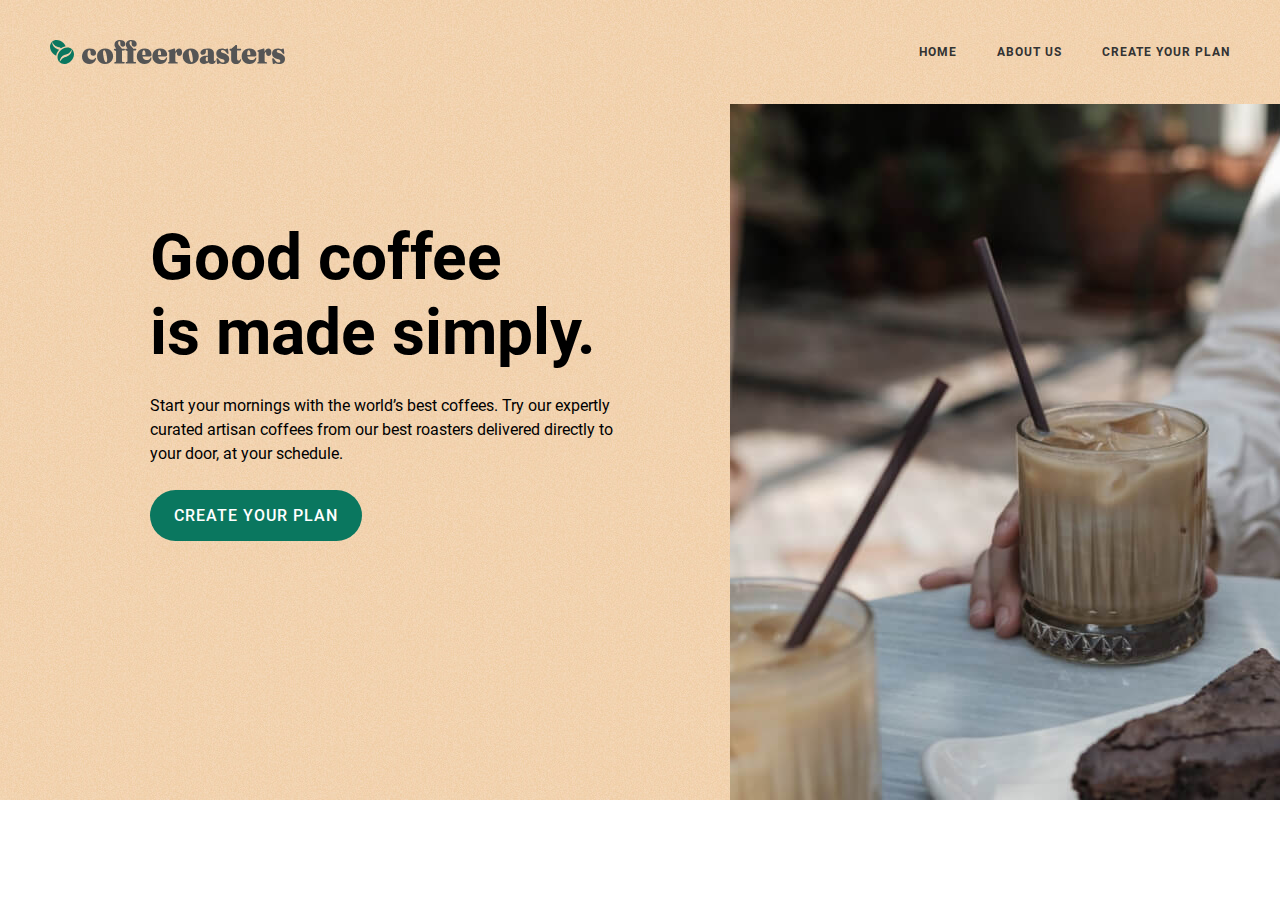
<file: index.html>
<!DOCTYPE html>
<html lang="en">
<head>
  <meta charset="UTF-8">
  <meta http-equiv="X-UA-Compatible" content="IE=edge">
  <meta name="viewport" content="width=device-width, initial-scale=1.0">
  <title>CoffeeRoasters</title>

  <!-- STYLES  -->
  <link rel="stylesheet" href="css/normalize.css">
  <link rel="stylesheet" href="css/styles.css">
  <!-- <link rel="stylesheet" href="css/css.min.css"> -->
</head>
<body>

  <!-- SITE-HEADER  -->
  <header class="site-header top-color">
    <div class="container">
      <div class="site-header-wrapper">
        <!-- SITE-LOGO  -->
        <a class="site-logo" href="index.html" tabindex="-1"><img src="img/site-logo.svg" width="235" height="24" alt="CoffeeRoaster-logo"></a>
        <!-- SITE-HEADER-LIST  -->
        <nav class="site-nav">
          <ul class="site-header-list">
            <li class="site-header-list-item">
              <a class="site-header-list-item-link" href="#">Home</a>
            </li>
            <li class="site-header-list-item">
              <a class="site-header-list-item-link" href="#">About us</a>
            </li>
            <li class="site-header-list-item">
              <a class="site-header-list-item-link" href="#">Create your plan</a>
            </li>
          </ul>
        </nav>
      </div>
    </div>
  </header>

  <!-- MAIN-CONTENT  -->
  <main class="main-content">
    <div class="top-color">
      <div class="container">
          <div class="main-hero-content">
            <div class="wrapper"><h2 class="main-hero-heading">Good coffee <br> is made simply.</h2>
              <p class="main-hero-paragraph">Start your mornings with the world’s best coffees. Try our expertly curated artisan coffees from our best roasters delivered directly to your door, at your schedule.
              </p>
              <a class="main-button" href="#">Create your plan</a></div>
            <img class="main-img" src="img/main-img.jpg" width="710" height="696" srcset="img/main-img.jpg 1x, img/main-img@2x.jpg 2x" alt="Image of Cappuccino">
          </div>
      </div>
    </div>
  </main>
  <script src="js/main.js"></script>
</body>
</html>
</file>
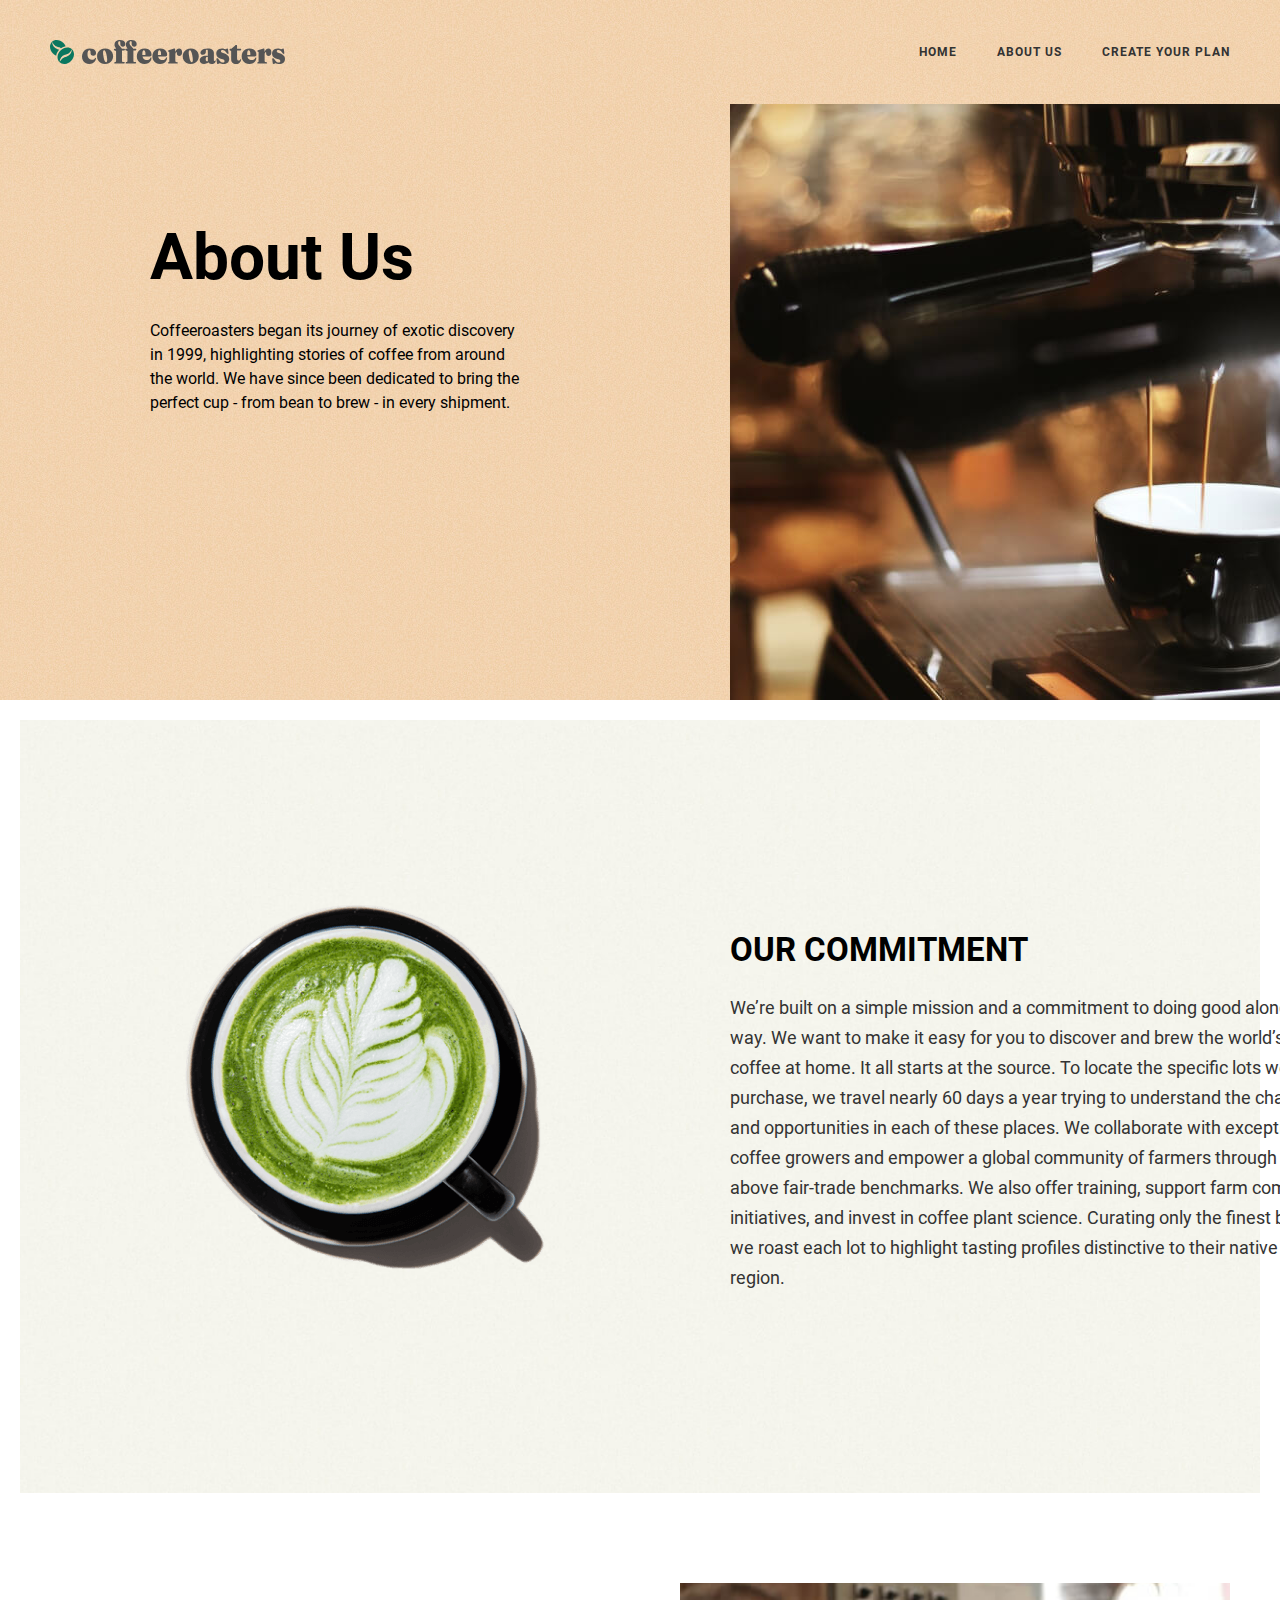
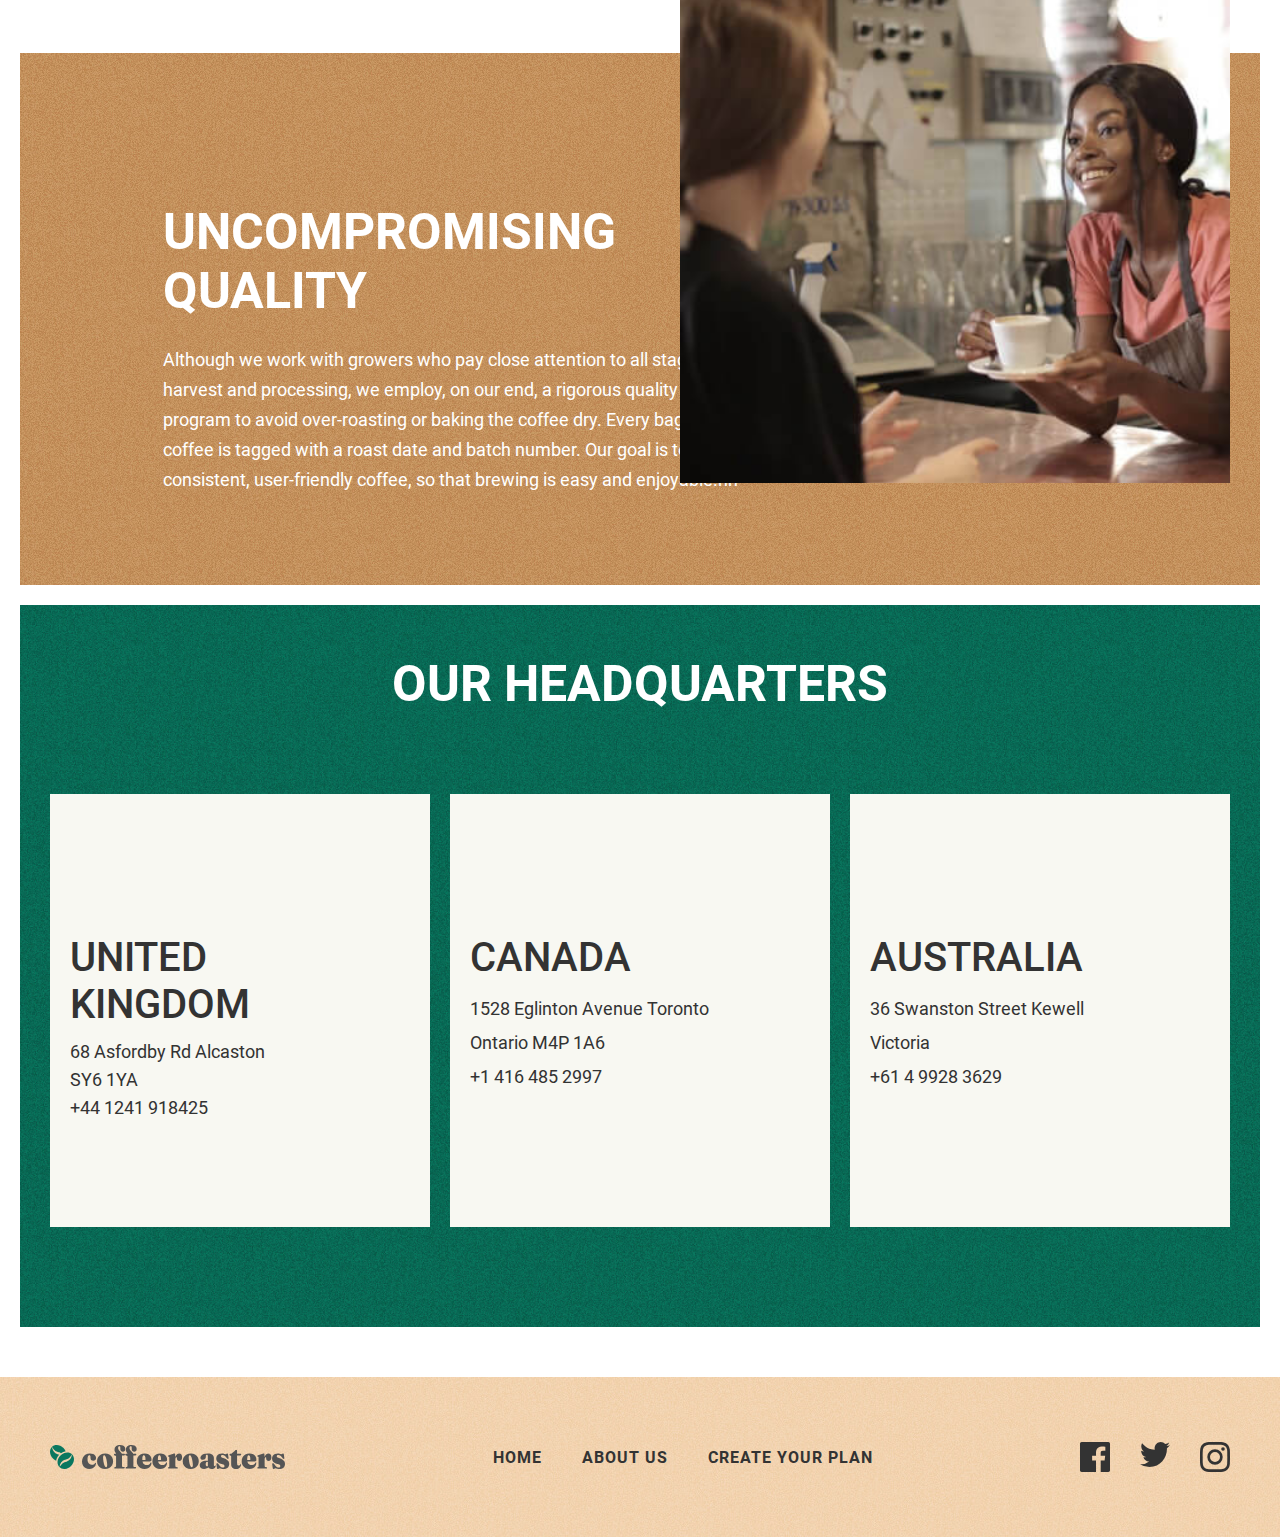
<file: about-us.html>
<!DOCTYPE html>
<html lang="en">
<head>
  <meta charset="UTF-8">
  <meta http-equiv="X-UA-Compatible" content="IE=edge">
  <meta name="viewport" content="width=device-width, initial-scale=1.0">
  <title>CoffeeRoasters</title>

  <!-- STYLES  -->
  <link rel="stylesheet" href="css/styles.css">
  <link rel="stylesheet" href="css/normalize.css">
  <!-- <link rel="stylesheet" href="css/css.min.css"> -->
</head>
<body>

  <!-- SITE-HEADER  -->
  <header class="site-header top-color">
    <div class="container">
      <div class="site-header-wrapper">

        <!-- SITE-LOGO  -->
        <a class="site-logo" href="index.html" tabindex="-1"><img src="img/site-logo.svg" width="235" height="24" alt="CoffeeRoaster-logo"></a>

        <!-- SITE-HEADER-LIST  -->
        <nav class="site-nav">
          <ul class="site-header-list">
            <li class="site-header-list-item">
              <a class="site-header-list-item-link" href="index.html">Home</a>
            </li>
            <li class="site-header-list-item">
              <a class="site-header-list-item-link" href="about-us.html">About us</a>
            </li>
            <li class="site-header-list-item">
              <a class="site-header-list-item-link" href="#">Create your plan</a>
            </li>
          </ul>
        </nav>
      </div>
    </div>
  </header>

  <!-- MAIN-CONTENT  -->
  <main class="main-content">
    <div class="top-color">
      <div class="container">
        <div class="main-hero-content">
          <div class="wrapper wrapper-about-us">
            <h1 class="main-hero-heading">About Us</h1>
            <p class="main-hero-paragraph main-hero-paragraph-about-us">Coffeeroasters began its journey of exotic discovery in 1999, highlighting stories of coffee from around the world. We have since been dedicated to bring the perfect cup - from bean to brew - in every shipment.
            </p>
          </div>
          <img class="main-img main-img-about-us" src="img/about-us-img/about-us-hero-main-img.jpg" width="710" height="596" srcset="img/about-us-img/about-us-hero-main-img.jpg 1x, img/img/about-us-img/about-us-hero-main-img@2x.jpg 2x" alt="Image of Coffee">
        </div>
      </div>
    </div>

    <!-- HERO-ONE  -->
    <div class="container">
      <div class="hero-one hero-one-about-us-wrapper">
        <img class="hero-one-img-about-us" src="img/about-us-img/cup-coffee.png" width="360" height="364" srcset="img/about-us-img/cup-coffee.png 1x, img/about-us-img/cup-coffee@2x.png 2x" alt="A cup of coffee">
        <div class="hero-one-text-wrapper-about-us">
          <h2 class="hero-one-main-heading hero-one-main-heading-about-us">Our commitment</h2>
          <p class="hero-one-main-paragraph-about-us">We’re built on a simple mission and a commitment to doing good along the way. We want to make it easy for you to discover and brew the world’s best coffee at home. It all starts at the source. To locate the specific lots we want to purchase, we travel nearly 60 days a year trying to understand the challenges and opportunities in each of these places. We collaborate with exceptional coffee growers and empower a global community of farmers through with well above fair-trade benchmarks. We also offer training, support farm community initiatives, and invest in coffee plant science. Curating only the finest blends, we roast each lot to highlight tasting profiles distinctive to their native growing region.</p>
        </div>
      </div>
    </div>

    <!-- HERO-TWO  -->
    <div class="container">
      <div class="hero-two hero-two-about-us">
        <div class="hero-two-wrapper">
          <div>
            <h2 class="hero-two-main-heading hero-two-main-heading-about-us">
              Uncompromising<br>quality
            </h2>
            <p class="hero-two-main-paragraph hero-two-main-paragraph-about-us">
              Although we work with growers who pay close attention to all stages of harvest and processing, we employ, on our end, a rigorous quality control program to avoid over-roasting or baking the coffee dry. Every bag of coffee is tagged with a roast date and batch number. Our goal is to roast consistent, user-friendly coffee, so that brewing is easy and enjoyable.hh
            </p>
          </div>

          <img class="hero-two-list-item-img hero-two-list-item-img-about-us" src="img/hero-two-img/3.jpg" width="550" height="500" srcset="img/hero-two-img/3.jpg 1x, img/hero-two-img/3@2x.jpg 2x" alt="Two girls are talking" >
        </div>
      </div>
    </div>


    <div class="container">
      <div class="hero-three hero-three-about-us">
        <h2 class="hero-two-main-heading hero-two-main-heading-hero-three">Our headquarters</h2>
        <ul class="hero-three-country-list-about-us">

          <!-- UNITED-KINGDOM  -->
          <li class="hero-three-list-item hero-three-list-item-about-us">
            <div class="country-list-item-content country-list-item-content-uk">
              <h3 class="hero-three-list-item-heading hero-three-list-item-heading-about-us">United<br>Kingdom</h3>
              <div class="country-info-wrapper">
                <span class="country-info">
                  68  Asfordby Rd
                  Alcaston<br>
                  SY6 1YA<br>
                  +44 1241 918425
                </span>
              </div>
            </div>
          </li>

          <!-- CANADA  -->
          <li class="hero-three-list-item hero-three-list-item-about-us">
            <div class="country-list-item-content country-list-item-content-canada">
              <h3 class="hero-three-list-item-heading hero-three-list-item-heading-about-us hero-three-list-item-heading-about-us-canada">Canada</h3>
              <div class="country-info-wrapper-canada">
                <span class="country-info">
                  1528  Eglinton Avenue
                  Toronto<br>
                  Ontario M4P 1A6<br>
                  +1 416 485 2997
                </span>

              </div>
            </div>
          </li>

          <!-- AUSTRALIA  -->
          <li class="hero-three-list-item hero-three-list-item-about-us">
            <div class="country-list-item-content country-list-item-content-australia">
              <h3 class="hero-three-list-item-heading hero-three-list-item-heading-about-us hero-three-list-item-heading-about-us-australia">Australia</h3>
              <div class="country-info-wrapper-australia">
                <span class="country-info">
                  36 Swanston Street
                  Kewell<br>
                  Victoria<br>
                  +61 4 9928 3629
                </span>
              </div>
            </div>
          </li>

        </ul>
      </div>
    </div>

  </main>


  <!-- SITE-FOOTER  -->
  <footer class="site-header-footer top-color">
    <div class="container">
      <div class="site-header-wrapper site-header-wrapper-footer">

        <!-- SITE-LOGO  -->
        <a class="site-logo site-logo-footer" href="index.html" tabindex="-1"><img src="img/site-logo.svg" width="235" height="24" alt="CoffeeRoaster-logo"></a>

        <!-- SITE-HEADER-LIST  -->
        <div class="site-nav site-nav-footer">
          <ul class="site-header-list">
            <li class="site-header-list-item">
              <a class="site-header-list-item-link site-header-list-item-link-footer" href="index.html">Home</a>
            </li>
            <li class="site-header-list-item">
              <a class="site-header-list-item-link site-header-list-item-link-footer" href="about-us.html">About us</a>
            </li>
            <li class="site-header-list-item">
              <a class="site-header-list-item-link site-header-list-item-link-footer" href="#">Create your plan</a>
            </li>
          </ul>
        </div>


        <ul class="footer-list">

          <!-- FACEBOOK  -->
          <li class="footer-list-item">
            <a class="footer-list-item-link" href="#">
              <img class="footer-social-media-links" src="img/facebook.svg" width="30" height="30" alt="facebook-icon">
            </a>
          </li>

          <!-- TWITTER -->
          <li class="footer-list-item">
            <a class="footer-list-item-link" href="#">
              <img class="footer-social-media-links" src="img/twitter.svg" width="30" height="30" alt="twitter-icon">
            </a>
          </li>

          <!-- INSTAGRAM -->
          <li class="footer-list-item">
            <a class="footer-list-item-link" href="#">
              <img class="footer-social-media-links" src="img/instagram.svg" width="30" height="30" alt="instagram-icon">
            </a>
          </li>

        </ul>


      </div>
    </div>
  </footer>
</body>
</html>
</file>
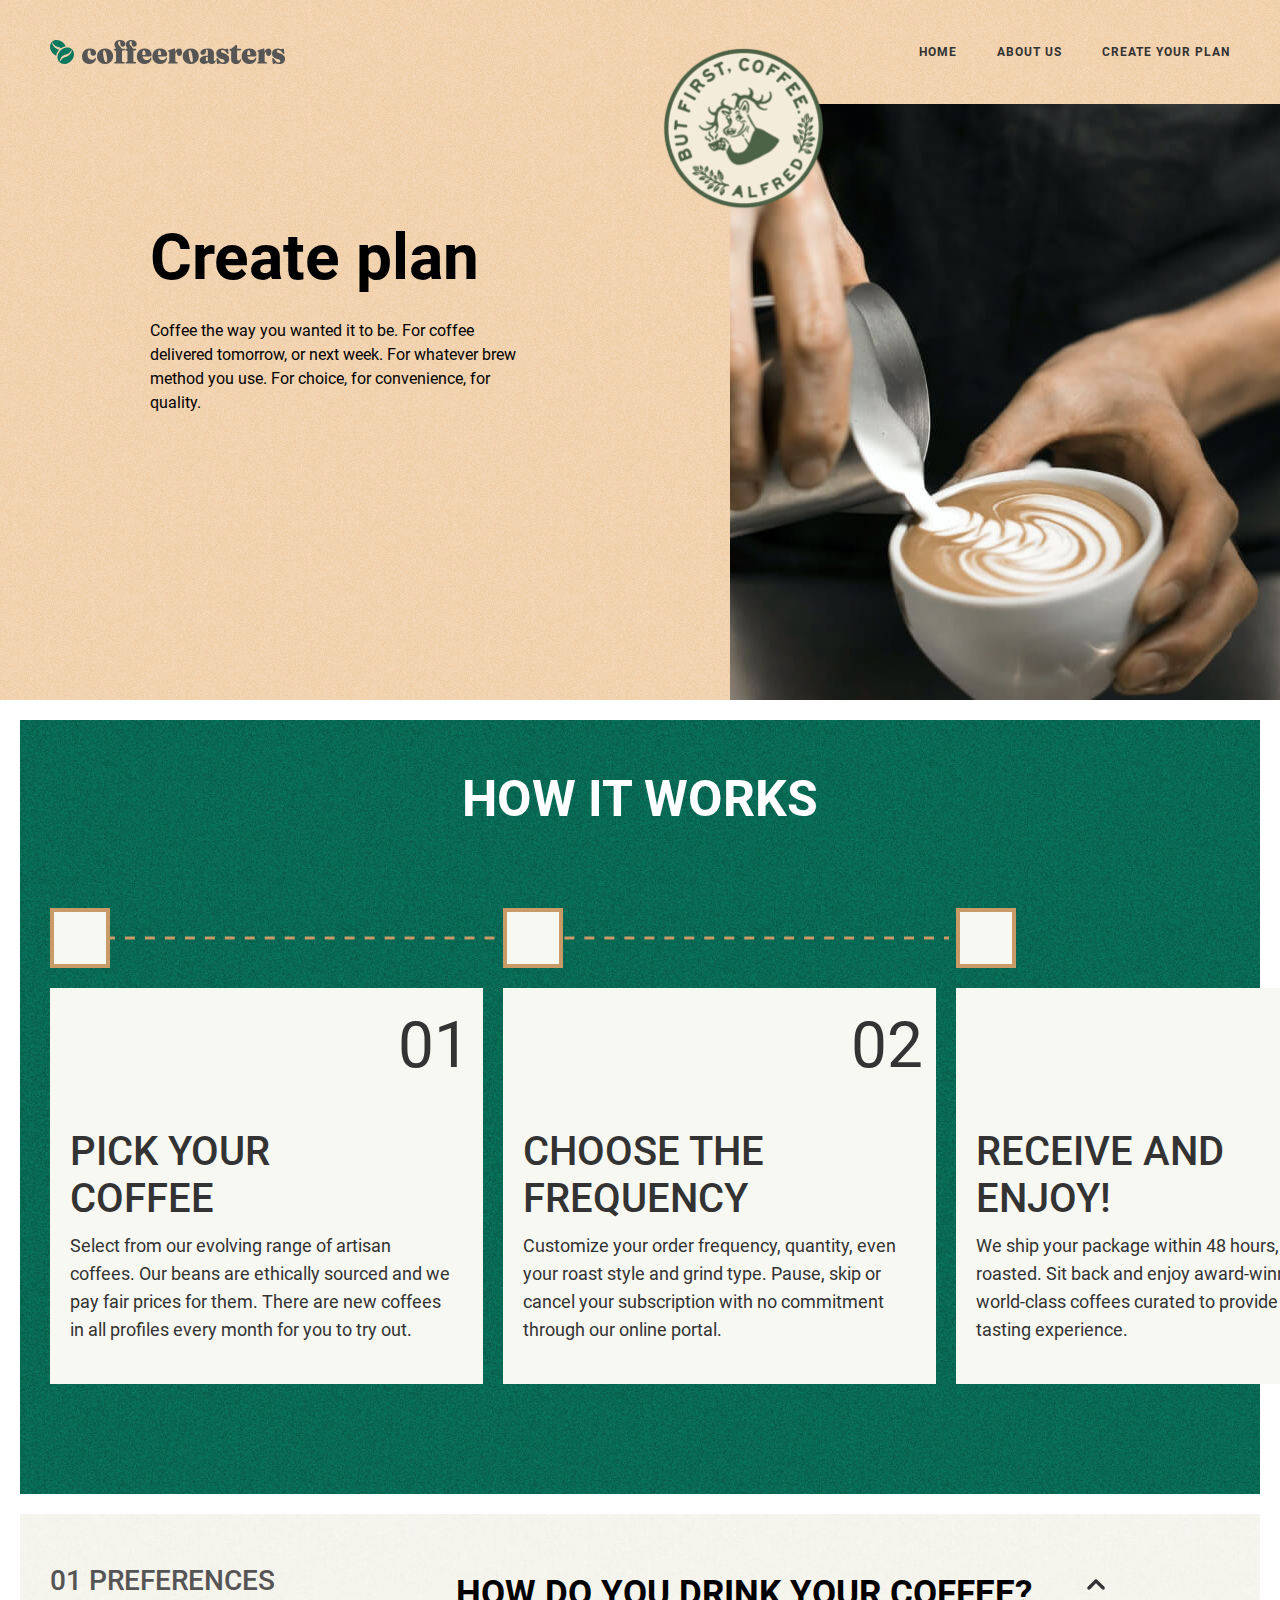
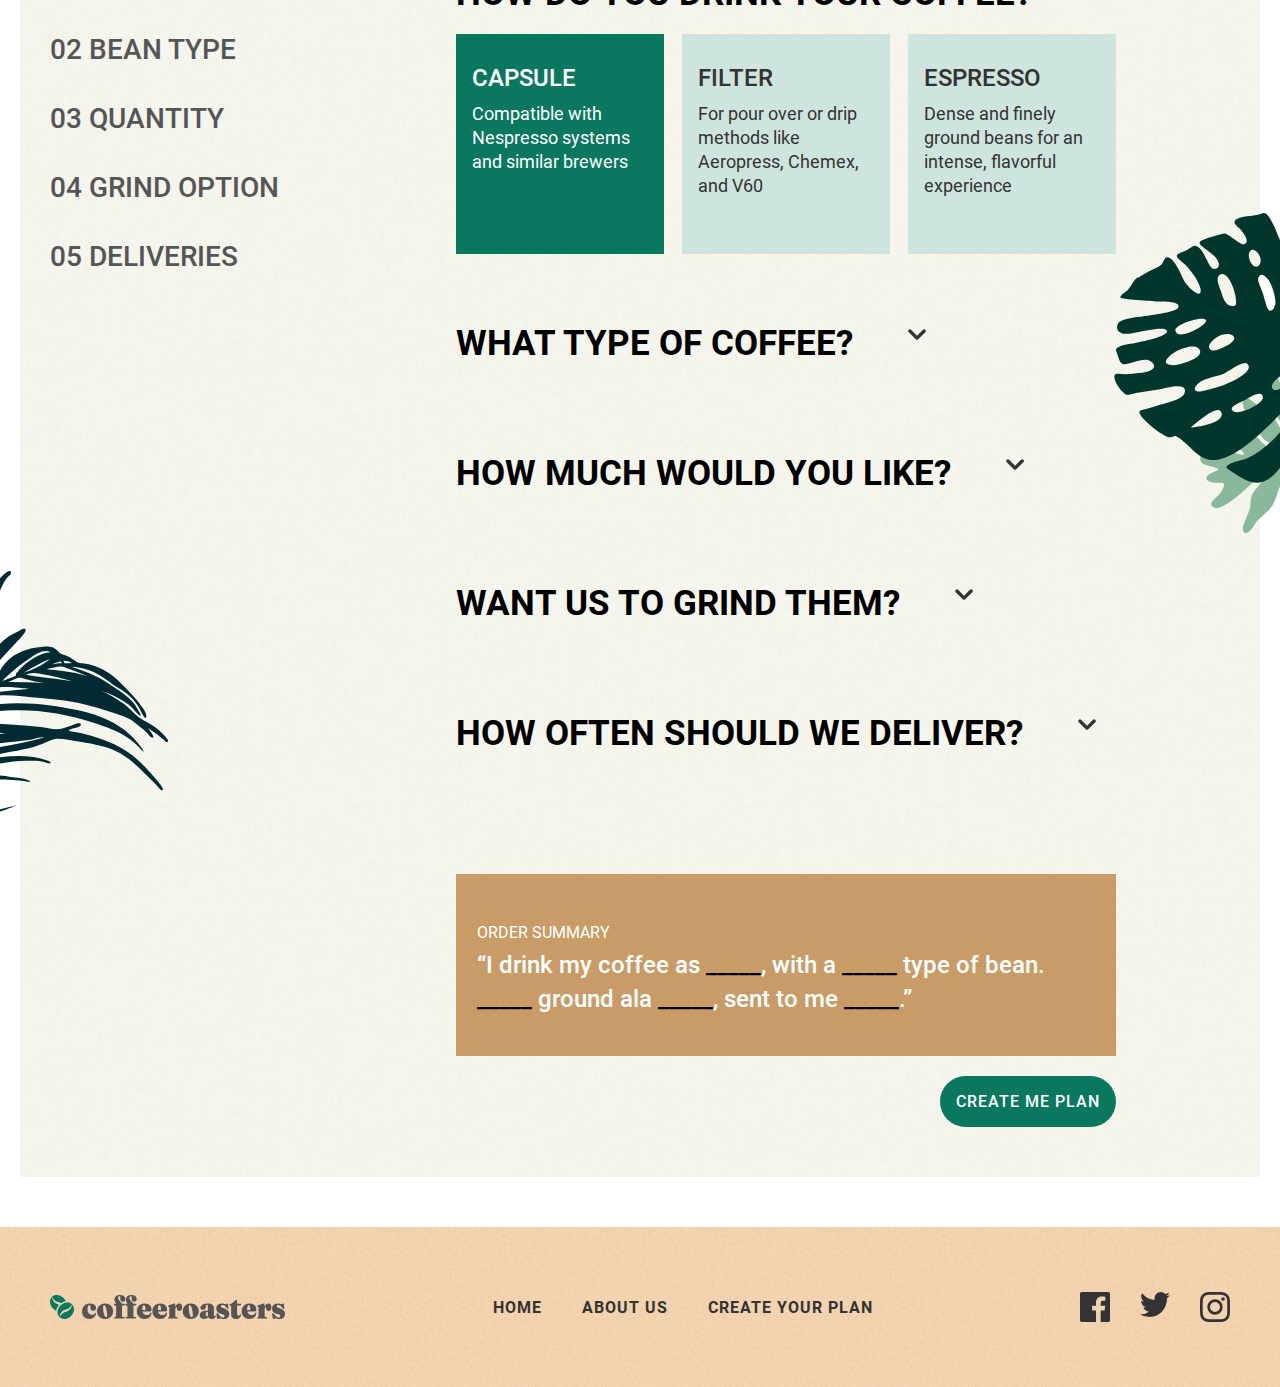
<file: create-plan.html>
<!DOCTYPE html>
<html lang="en">
<head>
  <meta charset="UTF-8">
  <meta http-equiv="X-UA-Compatible" content="IE=edge">
  <meta name="viewport" content="width=device-width, initial-scale=1.0">
  <title>Create plan</title>

  <!-- STYLES  -->
  <link rel="stylesheet" href="css/normalize.css">
  <link rel="stylesheet" href="css/styles.css">
  <!-- <link rel="stylesheet" href="css/css.min.css"> -->
</head>
<body>

  <!-- SITE-HEADER  -->
  <header class="site-header top-color">
    <div class="container">
      <div class="site-header-wrapper">

        <!-- SITE-LOGO  -->
        <a class="site-logo" href="index.html" tabindex="-1"><img src="img/site-logo.svg" width="235" height="24" alt="CoffeeRoaster-logo"></a>

        <!-- SITE-HEADER-LIST  -->
        <nav class="site-nav">
          <ul class="site-header-list">
            <li class="site-header-list-item">
              <a class="site-header-list-item-link" href="index.html">Home</a>
            </li>
            <li class="site-header-list-item">
              <a class="site-header-list-item-link" href="about-us.html">About us</a>
            </li>
            <li class="site-header-list-item">
              <a class="site-header-list-item-link" href="create-plan.html">Create your plan</a>
            </li>
          </ul>
        </nav>
      </div>
    </div>
  </header>

  <!-- MAIN-CONTENT  -->
  <main class="main-content">
    <div class="top-color">
      <div class="container">
        <div class="main-hero-content">
          <div class="wrapper wrapper-about-us">
            <h1 class="main-hero-heading">Create plan</h1>
            <p class="main-hero-paragraph main-hero-paragraph-about-us">Coffee the way you wanted it to be. For coffee delivered tomorrow, or next week. For whatever brew method you use. For choice, for convenience, for quality.</p>
          </div>
          <div class="badge-img-wrapper">
            <img class="badge-img" src="img/position-img/badge-img.png" width="212" height="212" srcset="img/position-img/badge-img.png 1x, img/position-img/badge-img@2x.png 2x" alt="Badge">
            <img class="main-img main-img-about-us" src="img/main-img-create-plan.jpg" width="710" height="596" srcset="img/main-img-create-plan.jpg 1x, img/main-img-create-plan@2x.jpg 2x" alt="Image of Coffee">
          </div>
        </div>
      </div>
    </div>


    <!-- HERO-ONE  -->
    <div class="container">
      <div class="hero-three hero-three-create-plan">
        <h2 class="hero-thee-main-heading">How it works</h2>

        <ul class="hero-three-box-list">
          <li class="hero-three-box-item"></li>
          <li class="hero-three-box-item"></li>
          <li class="hero-three-box-item"></li>
        </ul>

        <ol class="hero-three-list">

          <!-- ONE  -->
          <li class="hero-three-list-item">
            <div class="hero-three-list-item-content">
              <h3 class="hero-three-list-item-heading">Pick your<br>coffee</h3>
              <p class="hero-three-content-description">Select from our evolving range of artisan coffees. Our beans are ethically sourced and we pay fair prices for them. There are new coffees in all profiles every month for you to try out.</p>
            </div>
          </li>

          <!-- TWO  -->
          <li class="hero-three-list-item">
            <div class="hero-three-list-item-content">
              <h3 class="hero-three-list-item-heading">Choose the frequency</h3>
              <p class="hero-three-content-description">Customize your order frequency, quantity, even your roast style and grind type. Pause, skip or cancel your subscription with no commitment through our online portal.</p>
            </div>
          </li>

          <!-- THREE  -->
          <li class="hero-three-list-item">
            <div class="hero-three-list-item-content">
              <h3 class="hero-three-list-item-heading">Receive and<br>enjoy!</h3>
              <p class="hero-three-content-description">We ship your package within 48 hours, freshly roasted. Sit back and enjoy award-winning world-class coffees curated to provide a distinct tasting experience.</p>
            </div>
          </li>

        </ol>

      </div>
    </div>


    <!-- HERO-TWO  -->
    <div class="container">
      <div class="hero-one hero-one-create-plan-wrapper">
        <img class="leaf-icon-create-plan create-plan-leaf" src="img/position-img/leaf-icon_2.svg" alt="leaf-icon_two">
        <img class="leaf-icon-create-plan create-plan-leaf_two" src="img/position-img/leaf-icon_1.svg" alt="leaf-icon_one">
        <!-- MAIN-FORM  -->
        <form class="create-plan-form" action="https://echo.htmlacademy.ru/" target="_blank" method="POST">

          <!-- ID  -->
          <ol class="create-plan-ordered-list" aria-hidden="true">
            <li class="create-plan-list-item">
              <a class="form-links" href="#preferences">01 Preferences</a>
            </li>
            <li class="create-plan-list-item">
              <a class="form-links" href="#beantype">02 Bean Type</a>
            </li>
            <li class="create-plan-list-item">
              <a class="form-links" href="#quantity">03 Quantity</a>
            </li>
            <li class="create-plan-list-item">
              <a class="form-links" href="#grindoption">04 Grind Option</a>
            </li>
            <li class="create-plan-list-item">
              <a class="form-links" href="#deliveries">05 Deliveries</a>
            </li>
          </ol>

          <div>

            <ul class="label-list">

              <li class="label-list-item">
                <section class="checkbox-input-wrapper">
                  <div class="btn-img-wrapper">
                    <h3 class="checkbox-input-heading" id="beantype">How do you drink your coffee?</h3>
                    <button class="arrows-button arrows-button_first" id="arrows-btn_one" type="button">
                      <img src="img/up-down.svg" width="40" height="40" alt="">
                    </button>
                  </div>
                  <div class="label-wrapper_one" id="label-wrapper-id_one">
                    <label class="label-info">
                      <input class="checkbox-input visually-hidden" type="radio" value="Capsule" name="type_of_drink" required checked>
                      <span class="checkbox-input-inner">
                        <span class="label-heading">Capsule</span>
                        <span class="label-paragraph">Compatible with Nespresso systems and similar brewers</span>
                      </span>
                    </label>
                    <label class="label-info">
                      <input class="checkbox-input visually-hidden" type="radio" value="Filter" name="type_of_drink" required>
                      <span class="checkbox-input-inner">
                        <span class="label-heading">Filter</span>
                        <span class="label-paragraph">For pour over or drip methods like Aeropress, Chemex, and V60</span>
                      </span>
                    </label>
                    <label class="label-info">
                      <input class="checkbox-input visually-hidden" type="radio" value="Espresso" name="type_of_drink" required>
                      <span class="checkbox-input-inner">
                        <span class="label-heading">Espresso</span>
                        <span class="label-paragraph">Dense and finely<br>ground beans for an intense, flavorful experience</span>
                      </span>
                    </label>
                  </div>
                </section>
              </li>

              <li class="label-list-item">
                <section class="checkbox-input-wrapper">
                  <div class="btn-img-wrapper">
                    <h3 class="checkbox-input-heading" id="quantity">What type of coffee?</h3>
                    <button class="arrows-button" id="arrows-btn_two" type="button">
                      <img src="img/up-down.svg" width="40" height="40" alt="">
                    </button>
                  </div>
                  <div class="label-wrapper" id="label-wrapper-id_two">
                    <label class="label-info">
                      <input class="checkbox-input visually-hidden" type="radio" value="Single Origin" name="type_of_coffee" required>
                      <span class="checkbox-input-inner">
                        <span class="label-heading">Single origin</span>
                        <span class="label-paragraph">Distinct, high quality coffee from a specific family-owned farm</span>
                      </span>
                    </label>
                    <label class="label-info">
                      <input class="checkbox-input visually-hidden" type="radio" value="Decaf" name="type_of_coffee" required>
                      <span class="checkbox-input-inner">
                        <span class="label-heading">Decaf</span>
                        <span class="label-paragraph">Just like regular<br>coffee, except the caffeine has been removed</span>
                      </span>
                    </label>
                    <label class="label-info">
                      <input class="checkbox-input visually-hidden" type="radio" value="Blended" name="type_of_coffee" required>
                      <span class="checkbox-input-inner">
                        <span class="label-heading">Blended</span>
                        <span class="label-paragraph">Combination of two<br>or three dark roasted beans of organic coffees</span>
                      </span>
                    </label>
                  </div>
                </section>
              </li>

              <li class="label-list-item">
                <section class="checkbox-input-wrapper">
                  <div class="btn-img-wrapper">
                    <h3 class="checkbox-input-heading" id="grindoption">How much would you like?</h3>
                    <button class="arrows-button" id="arrows-btn_three" type="button">
                      <img src="img/up-down.svg" width="40" height="40" alt="">
                    </button>
                  </div>
                  <div class="label-wrapper" id="label-wrapper-id_three">
                    <label class="label-info">
                      <input class="checkbox-input visually-hidden" type="radio" value="250g" name="quantity_of_coffee" required>
                      <span class="checkbox-input-inner">
                        <span class="label-heading">250g</span>
                        <span class="label-paragraph">Perfect for the solo drinker. Yields about<br>12 delicious cups.</span>
                      </span>
                    </label>
                    <label class="label-info">
                      <input class="checkbox-input visually-hidden" type="radio" value="500g" name="quantity_of_coffee" required>
                      <span class="checkbox-input-inner">
                        <span class="label-heading">500g</span>
                        <span class="label-paragraph">Perfect option for a<br>couple. Yields<br>about 40 delectable cups.</span>
                      </span>
                    </label>
                    <label class="label-info">
                      <input class="checkbox-input visually-hidden" type="radio" value="1000G" name="quantity_of_coffee" required>
                      <span class="checkbox-input-inner">
                        <span class="label-heading">1000G</span>
                        <span class="label-paragraph">Perfect for offices<br>and events. Yields about 90 delightful cups.</span>
                      </span>
                    </label>
                  </div>
                </section>
              </li>

              <li class="label-list-item">
                <section class="checkbox-input-wrapper">
                  <div class="btn-img-wrapper">
                    <h3 class="checkbox-input-heading" id="deliveries">Want us to grind them?</h3>
                    <button class="arrows-button" id="arrows-btn_four" type="button">
                      <img src="img/up-down.svg" width="40" height="40" alt="">
                    </button>
                  </div>
                  <div class="label-wrapper" id="label-wrapper-id_four">
                    <label class="label-info">
                      <input class="checkbox-input visually-hidden" type="radio" value="Wholebean" name="type_of_make" required>
                      <span class="checkbox-input-inner">
                        <span class="label-heading">Wholebean</span>
                        <span class="label-paragraph">Best choice if you cherish the full sensory experience</span>
                      </span>
                    </label>
                    <label class="label-info">
                      <input class="checkbox-input visually-hidden" type="radio" value="Filter" name="type_of_make" required>
                      <span class="checkbox-input-inner">
                        <span class="label-heading">Filter</span>
                        <span class="label-paragraph">For drip or pour-<br>over coffee methods such as V60 or Aeropress</span>
                      </span>
                    </label>
                    <label class="label-info">
                      <input class="checkbox-input visually-hidden" type="radio" value="Cafetiére" name="type_of_make" required>
                      <span class="checkbox-input-inner">
                        <span class="label-heading">Cafetiére</span>
                        <span class="label-paragraph">Course ground<br>beans specially<br>suited for french<br>press coffee</span>
                      </span>
                    </label>
                  </div>
                </section>
              </li>

              <li class="label-list-item">
                <section class="checkbox-input-wrapper">
                  <div class="btn-img-wrapper">
                    <h3 class="checkbox-input-heading" id="preferences">How often should we deliver?</h3>
                    <button class="arrows-button" id="arrows-btn_five" type="button">
                      <img src="img/up-down.svg" width="40" height="40" alt="">
                    </button>
                  </div>
                  <div class="label-wrapper" id="label-wrapper-id_five">
                    <label class="label-info">
                      <input class="checkbox-input visually-hidden" type="radio" value="Every week" name="time_of_deliver" required>
                      <span class="checkbox-input-inner">
                        <span class="label-heading">Every week</span>
                        <span class="label-paragraph">$7.20 per shipment. Includes free first-<br>class shipping.</span>
                      </span>
                    </label>
                    <label class="label-info">
                      <input class="checkbox-input visually-hidden" type="radio" value="Every 2 weeks" name="time_of_deliver" required>
                      <span class="checkbox-input-inner">
                        <span class="label-heading">Every 2 weeks</span>
                        <span class="label-paragraph">$9.60 per shipment. Includes free<br>priority shipping.</span>
                      </span>
                    </label>
                    <label class="label-info">
                      <input class="checkbox-input visually-hidden" type="radio" value="Every month" name="time_of_deliver" required>
                      <span class="checkbox-input-inner">
                        <span class="label-heading">Every month</span>
                        <span class="label-paragraph">$12.00 per shipment. Includes free priority shipping.</span>
                      </span>
                    </label>
                  </div>
                </section>
              </li>

            </ul>



            <div class="info-main-wrapper">
              <div class="plan-info-wrapper">
                <span class="order-summary">Order Summary</span>
                <p class="plan-info-text">“I drink my coffee as <span class="black-text black-text_one">_____</span>, with a <span class="black-text black-text_two">_____</span> type of bean. <span class="black-text black-text_three">_____</span> ground ala <span class="black-text black-text_four">_____</span>, sent to me <span class="black-text black-text_five">_____</span>.”</p>
              </div>
            </div>
            <div class="button-wrapper-two">
              <button class="button-create-plan" type="submit">Create me plan</button>
            </div>
          </div>
        </form>
      </div>

    </div>

  </main>


  <!-- FOOTER  -->
  <footer class="site-header-footer top-color">
    <div class="container">
      <div class="site-header-wrapper site-header-wrapper-footer">

        <!-- SITE-LOGO  -->
        <a class="site-logo site-logo-footer" href="index.html" tabindex="-1"><img src="img/site-logo.svg" width="235" height="24" alt="CoffeeRoaster-logo"></a>

        <!-- SITE-HEADER-LIST  -->
        <div class="site-nav site-nav-footer">
          <ul class="site-header-list">
            <li class="site-header-list-item">
              <a class="site-header-list-item-link site-header-list-item-link-footer" href="index.html">Home</a>
            </li>
            <li class="site-header-list-item">
              <a class="site-header-list-item-link site-header-list-item-link-footer" href="about-us.html">About us</a>
            </li>
            <li class="site-header-list-item">
              <a class="site-header-list-item-link site-header-list-item-link-footer" href="create-plan.html">Create your plan</a>
            </li>
          </ul>
        </div>


        <ul class="footer-list">

          <!-- FACEBOOK  -->
          <li class="footer-list-item">
            <a class="footer-list-item-link" href="#">
              <img class="footer-social-media-links" src="img/facebook.svg" width="30" height="30" alt="facebook-icon">
            </a>
          </li>

          <!-- TWITTER -->
          <li class="footer-list-item">
            <a class="footer-list-item-link" href="#">
              <img class="footer-social-media-links" src="img/twitter.svg" width="30" height="30" alt="twitter-icon">
            </a>
          </li>

          <!-- INSTAGRAM -->
          <li class="footer-list-item">
            <a class="footer-list-item-link" href="#">
              <img class="footer-social-media-links" src="img/instagram.svg" width="30" height="30" alt="instagram-icon">
            </a>
          </li>

        </ul>

      </div>
    </div>
  </footer>
  <script src="js/main.js"></script>
</body>
</html>
</file>
<file: css/styles.css>
/* GLOBAL STYLES */
:root {
  --main-font: "Roboto", "Arial", sans-serif;
  --main-color: #333;
}

/* FONT-FACE  */
@font-face {
  font-family: "Roboto";
  src: url("../fonts/") format("woff2"),
  url("../fonts/Roboto-Medium.woff") format("woff");
  font-weight: 500;
  font-style: normal;
  font-display: swap;
}

@font-face {
  font-family: "Roboto";
  src: url("../fonts/Roboto-Bold.woff2") format("woff2"),
  url("../fonts/Roboto-Bold.woff") format("woff");
  font-weight: bold;
  font-style: normal;
  font-display: swap;
}

@font-face {
  font-family: "Roboto";
  src: url("../fonts/Roboto-Regular.woff2") format("woff2"),
  url("../fonts/Roboto-Regular.woff") format("woff");
  font-weight: normal;
  font-style: normal;
  font-display: swap;
}

html {
  box-sizing: border-box;
  height: 100%;
  scroll-behavior: smooth;
}

*,
*::before,
*::after {
  box-sizing: inherit;
}

body {
  display: flex;
  flex-direction: column;
  height: 100%;
  background-color: #fff;
  color: var(--main-color);
  font-family: var(--main-font);
  font-size: 22px;
  font-weight: 400;
  line-height: 34px;
  padding: 0;
  margin: 0;
  overflow-x: hidden;
}

img {
  max-width: 100%;
  height: auto;
}

.visually-hidden {
  position: absolute;
  width: 1px;
  height: 1px;
  margin: -1px;
  border: 0;
  padding: 0;
  clip: rect(0 0 0 0);
  overflow: hidden;
}


/* CONTAINER  */
.container {
  width: 100%;
  max-width: 1440px;
  padding-left: 20px;
  padding-right: 20px;
  margin-left: auto;
  margin-right: auto;
}

.main-button {
  display: inline-block;
  padding-top: 16px;
  padding-bottom: 16px;
  padding-left: 24px;
  padding-right: 24px;
  letter-spacing: 1px;
  text-decoration: none;
  text-transform: uppercase;
  text-align: center;
  background-color: #0A775F;
  border-radius: 100px;
  color: #fff;
  font-size: 16px;
  line-height: normal;
  font-weight: 500;
  transition: opacity 0.3s ease;
}

.main-button:hover {
  opacity: 0.8;
}

.main-button:active {
  opacity: 0.6;
}

*:focus {
  outline: 2px dashed #333;
  outline-offset: 2px;
}

/* MAIN-CONTENT  */
.main-content {
  flex-grow: 1;
}


/* SITE-HEADER  */
.top-color {
  background-color: #F3D7B7;
  background-image: url(../img/site-bg/main-watermark.jpg);
}

/* SITE-LOGO */
.site-logo {
  margin-right: auto;
  display: flex;
  flex-shrink: 0;
  width: 235px;
  height: 24px;
  color: #0A775F;
  transition: opacity 0.4s ease;
}

.site-logo:hover {
  opacity: 0.8;
}

.site-logo:active {
  opacity: 0.6;
}

.site-logo:focus {
  outline: none;
}

.site-header-wrapper {
  display: flex;
  align-items: center;
  padding-top: 40px;
  padding-bottom: 40px;
  padding-left: 30px;
  padding-right: 30px;
}

.site-header-list {
  flex-wrap: nowrap;
  white-space: nowrap;
  margin: 0;
  padding: 0;
  list-style: none;
  display: flex;
  font-size: 12px;
  font-weight: 700;
  line-height: normal;
  letter-spacing: 1px;
  text-transform: uppercase;
}

.site-header-list-item:not(:last-child) {
  margin-right: 40px;
}

.site-header-list-item-link {
  text-decoration: none;
  color: #333;
  transition: color 0.3s ease;
}

.site-header-list-item-link:hover {
  color: #0A775F;
}

.site-header-list-item-link:active {
  opacity: 0.6;
}


/* MAIN-CONTENT  */
.main-hero {
  display: flex;
}

.main-hero-content {
  display: flex;
  padding-left: 130px;
  margin-bottom: 20px;
  justify-content: space-between;
}

.wrapper {
  padding-top: 116px;
  margin-right: 116px;
}

.main-hero-heading {
  margin: 0;
  padding: 0;
  margin-bottom: 24px;
  color: #000;
  font-size: 64px;
  line-height: normal;
  font-weight: 700;
}

.main-hero-paragraph {
  margin-bottom: 24px;
  margin-top: 0;
  width: 464px;
  color: #000;
  font-size: 16px;
  line-height: 24px;
}

.badge-img-wrapper {
  display: flex;
  position: relative;
  margin-right: -50px;
}

.badge-img {
  position: absolute;
  top: -82px;
  left: -92px;
  min-width: 212px;
  min-height: 212px;
}

.main-img {
  width: 710px;
  height: 696px;
  object-fit: cover;
}


/* HERO-ONE  */
.hero-one {
  position: relative;
  background-color: #F8F8F2;
  background-image: url(../img/site-bg/hero-one-bg.jpg);
  background-position: center center;
  background-repeat: no-repeat;
  background-size: cover;
  box-shadow: 0px 4px 4px 0px rgba(0, 0, 0, 0.25);
  padding-left: 143px;
  padding-right: 143px;
  margin-bottom: 20px;
}

.hero-one-main-heading {
  margin: 0;
  padding-top: 50px;
  margin-bottom: 80px;
  text-align: center;
  text-transform: uppercase;
  line-height: normal;
  font-weight: bold;
  color: #000;
}

.leaf-icon_one {
  position: absolute;
  top: 85px;
  left: 0;
  transform: translateX(-50%);
}

.leaf-icon_two {
  position: absolute;
  top: 50%;
  right: 0;
  transform: translateX(50%);
}

.leaf-icon_three {
  position: absolute;
  left: 0;
  bottom: 187px;
  transform: translateX(-50%);
}

.hero-one-list {
  width: 100%;
  max-width: 1114px;
  margin: 0;
  padding: 0;
  padding-bottom: 50px;
  list-style: none;
}

.hero-one-list-item {
  display: flex;
  align-items: center;
  flex-wrap: wrap;
}

.hero-one-coffee-pc {
  flex-shrink: 0;
  width: 450px;
  height: 375px;
  object-fit: cover;
}

.pc-one {
  margin-right: 117px;
}

.pc-one-two {
  margin-left: 97px;
}

.pc-two {
  margin-left: 117px;
}

.hero-one-name-of-coffee {
  margin: 0;
  margin-bottom: 10px;
  text-transform: uppercase;
}

.hero-one-coffee-paragraph {
  margin: 0;
}

.p-one {
  width: 453px;
}

.p-two {
  width: 390px;
}

.p-three {
  width: 410px;
}

.type_two {
  flex-direction: row-reverse;
}


/* HERO-TWO  */
.hero-two {
  position: relative;
  background-image: url(../img/site-bg/hero-two.jpg);
  background-repeat: no-repeat;
}

.badge-choose {
  position: absolute;
  top: 233px;
  transform: translateX(-15%);
}

.hero-two-content {
  margin-bottom: 80px;
}

.hero-two-main-heading {
  margin: 0;
  padding-top: 50px;
  margin-bottom: 10px;
  font-size: 50px;
  line-height: 59px;
  color: #fff;
  text-transform: uppercase;
  text-align: center;
}

.hero-two-main-paragraph-flex {
  display: flex;
  justify-content: center;
}

.hero-two-main-paragraph {
  margin: 0;
  width: 581px;
  color: #fff;
  font-size: 16px;
  line-height: 28px;
  font-weight: 400;
  text-align: center;
}

.hero-two-list {
  display: flex;
  padding: 0;
  margin: 0;
  list-style: none;
  padding-left: 30px;
  padding-right: 30px;
  margin-bottom: 80px;
}


.hero-two-list-item:not(:last-child) {
  margin-right: 20px;
}

.hero-two-list-item-img {
  width: 433px;
  height: 500px;
  object-fit: cover;
  margin-bottom: 28px;
}

.hero-two-content-heading {
  margin: 0;
  margin-bottom: 10px;
  text-transform: uppercase;
  font-weight: 500;
}

.hero-two-content-description {
  margin: 0;
  width: 377px;
  font-size: 18px;
  line-height: 28px;
  font-weight: 400;
}

.hero-two-content-description-two {
  width: 334px;
}


/* HERO-THREE  */
.hero-three {
  position: relative;
  background-color: #0A775F;
  background-image: url(../img/site-bg/hero-three.jpg);
  background-position: center center;
  background-repeat: no-repeat;
  background-size: cover;
  margin-bottom: 50px;
  padding-left: 30px;
  padding-right: 31px;
  padding-bottom: 50px;
  padding-top: 50px;
}

.badge-works {
  position: absolute;
  top: 70px;
  right: 83px;
}

.hero-thee-main-heading {
  margin: 0;
  margin-bottom: 80px;
  text-align: center;
  text-transform: uppercase;
  font-size: 50px;
  line-height: normal;
  font-weight: 700;
  color: #fff;
}

/* HERO-THREE-BOX  */
.hero-three-box-list {
  display: flex;
  padding: 0;
  margin: 0;
  margin-bottom: 20px;
  list-style: none;
  background-image: url(../img/line-line.png);
  background-repeat: no-repeat;
  background-position: center left;
  background-size: auto;
}

.hero-three-box-item {
  box-sizing: content-box;
  width: 52px;
  height: 52px;
  background-color: #F8F8F2;
  border: 4px solid #C99B67;
}

.hero-three-box-item:not(:last-child) {
  margin-right: 393px;
}

.hero-three-list {
  padding: 0;
  margin: 0;
  list-style: none;
  margin-bottom: 60px;
  display: flex;
}

.hero-three-list-item {
  width: 433px;
  background-color: #F8F8F2;
  padding-top: 20px;
  padding-bottom: 40px;
  padding-right: 20px;
  padding-left: 20px;
}

.hero-three-list-item:not(:last-child) {
  margin-right: 20px;
}

.hero-three-list-item::before {
  padding-left: 328px;
  color: #333;
  font-size: 64px;
  font-weight: 400;
  line-height: normal;
  content: "01";
}

.hero-three-list-item:nth-child(2)::before {
  content: "02";
}

.hero-three-list-item:last-child::before {
  content: "03";
}

.hero-three-list-item-content {
  padding-top: 45px;
}

.hero-three-list-item-heading {
  margin: 0;
  margin-bottom: 10px;
  font-size: 40px;
  font-weight: 500;
  line-height: normal;
  text-transform: uppercase;
}

.hero-three-content-description {
  width: 385px;
  margin: 0;
  font-size: 18px;
  line-height: 28px;
}

.main-button-two {
  background-color: #C99B67;
}

.button-two-wrapper {
  display: flex;
  justify-content: center;
}


/* FOOTER  */
.site-logo-footer {
  margin: 0;
}

.site-header-wrapper-footer {
  padding-top: 65px;
  padding-bottom: 65px;
}

.site-nav-footer {
  margin-left: auto;
  margin-right: auto;
}

.footer-list {
  display: flex;
  margin: 0;
  padding: 0;
  list-style: none;
}

.footer-list-item-link {
  display: flex;
}

.footer-list-item:not(:last-child) {
  margin-right: 30px;
}

.footer-social-media-links {
  transition: opacity 0.3s ease;
}

.footer-social-media-links:hover {
  opacity: 0.8;
}

.footer-social-media-links:active {
  opacity: 0.6;
}

.site-header-list-item-link-footer {
  font-size: 16px;
}



/* ABOUT US  */
.main-hero-paragraph-about-us {
  width: 372px;
  margin: 0;
}

.main-img-about-us {
  width: 710px;
  height: 596px;
}


/* HERO-ONE  */
.hero-one-about-us {
  box-shadow: none;
}

.wrapper-about-us {
  margin-right: 208px;
}

.hero-one-about-us-wrapper {
  position: relative;
  display: flex;
  align-items: center;
  padding-left: 165px;
  padding-right: 64px;
  padding-top: 160px;
  padding-bottom: 200px;
  margin-bottom: 160px;
  box-shadow: none;
}

.about-us-leaf-icon {
  position: absolute;
  left: 0;
  top: 85px;
  transform: translateX(-50%);
}

.hero-one-img-about-us {
  width: 360px;
  height: 364px;
  object-fit: cover;
}

.hero-one-text-wrapper-about-us {
  padding-left: 185px;
}

.hero-one-main-heading-about-us {
  margin: 0;
  margin-bottom: 24px;
  text-align: left;
}

.hero-one-main-paragraph-about-us {
  margin: 0;
  width: 626px;
  font-size: 18px;
  line-height: 30px;
}

/* HERO-TWO  */
.hero-two-about-us {
  padding-top: 100px;
  padding-bottom: 90px;
  padding-left: 143px;
  padding-right: 30px;
  margin-bottom: 20px;
}

.hero-two-wrapper {
  position: relative;
  display: flex;
}

.about-usheading-paragraph-wrapper {
  width: 639px;
}

.hero-two-main-heading-about-us {
  margin-bottom: 24px;
  text-align: left;
}

.hero-two-main-paragraph-about-us {
  text-align: left;
  font-size: 18px;
  line-height: 30px;
  margin-right: 38px;
}

.hero-two-list-item-img-about-us {
  position: absolute;
  right: 0;
  top: -170px;
  width: 550px;
  height: 500px;
  object-fit: cover;
}


/* HERO-THREE  */
.hero-three-about-us {
  padding-top: 50px;
  padding-bottom: 100px;
  padding-left: 30px;
  padding-right: 30px;
}

.hero-two-main-heading-hero-three {
  margin: 0;
  padding: 0;
  margin-bottom: 80px;
}

.hero-three-country-list-about-us {
  display: flex;
  margin: 0;
  padding: 0;
  list-style: none;
}

.hero-three-list-item-about-us::before{
  display: none;
}

.hero-three-list-item-about-us {
  position: relative;
  min-height: 433px;
  padding-top: 45px;
  padding-bottom: 40px;
  padding-left: 20px;
  padding-right: 55px;
}

.country-list-item-content {
  padding-top: 95px;
}

.country-list-item-content-other {
  padding-top: 142px;
}

.country-list-item-content-position {
  position: absolute;
  top: 45px;
  right: 55px;
}

.hero-three-list-item-heading-about-us {
  margin: 0;
  margin-bottom: 10px;
}

.country-info-wrapper {
  display: flex;
  flex-direction: column;
}

.country-info {
  font-size: 18px;
  line-height: 28px;
}


/* CREATE-PLAN  */
.hero-three-create-plan {
  margin-bottom: 20px;
}

/* MAIN-FORM  */
.hero-one-create-plan-wrapper {
  padding-top: 50px;
  padding-bottom: 50px;
  padding-right: 144px;
  padding-left: 30px;
  margin-bottom: 50px;
  box-shadow: none;
}

.leaf-icon-create-plan {
  position: absolute;
}

.create-plan-leaf {
  top: 221px;
  right: 0;
  transform: translateX(62%);
}

.create-plan-leaf_two {
  top: 50%;
  left: 0;
  transform: translateX(-60%);
}

.form-wrapper {
  display: flex;
  margin-bottom: 100px;
}

.create-plan-ordered-list {
  margin: 0;
  padding: 0;
  list-style: none;
  margin-right: auto;
  padding-right: 30px;
}

.create-plan-list-item {
  padding: 0;
  margin: 0;
  list-style: none;
}

.card-box-item:not(:last-child) {
  margin-bottom: 60px;
}

.create-plan-list-item:not(:last-child) {
  margin-bottom: 33px;
}

.form-links {
  padding-bottom: 2px;
  text-decoration: none;
  text-transform: uppercase;
  font-size: 28px;
  line-height: normal;
  font-weight: 500;
  color: #555;
  transition: color 0.3s ease;
  flex-shrink: 0;
  white-space: nowrap;
}

.form-links:hover {
  color: #000;
  border-bottom: 3px dashed #C99B67;
}


/* FORM  */
.create-plan-form {
  position: relative;
  display: flex;
}

.label-list {
  display: flex;
  flex-direction: column;
  margin: 0;
  margin-bottom: 100px;
  padding: 0;
  list-style: none;
}

.label-list-item:not(:last-child) {
  margin-bottom: 60px;
}

.btn-img-wrapper {
  position: relative;
  display: flex;
  align-items: baseline;
}

.arrows-button_first {
  transform: rotateX(180deg);
}

.arrows-button_first-rotate {
  transform: rotateY(-180deg);
}

.arrows-button::before {
  position: absolute;
  top: 0;
  bottom: 0;
  right: 0;
  left: 0;
  content: "";
}

.arrows-button {
  display: flex;
  padding: 0;
  border: none;
  background-color: transparent;
  cursor: pointer;
  transition: 0.3s ease;
}

.arrows-button-rotate {
  transform: rotate(180deg);
}

.checkbox-input-wrapper {
  display: flex;
  flex-direction: column;
  padding: 0;
  border: none;
}

.label-wrapper_one {
  display: flex;
}

.open {
  display: none;
}

.label-wrapper {
  display: none;
}

.label-wrapper-close {
  display: flex;
}

.checkbox-input-heading {
  margin: 0;
  margin-bottom: 20px;
  margin-right: 44px;
  text-transform: uppercase;
  color: #000;
  font-size: 35px;
  line-height: normal;
  white-space: nowrap;
}

.checkbox-input-heading:hover {
  cursor: pointer;
}

.checkbox-input-inner {
  display: flex;
  flex-direction: column;
  padding: 30px 16px;
  width: 208px;
  min-height: 220px;
  background-image: url(../img/card-box-bg.jpg);
}

.label-info {
  cursor: pointer;
}

.label-info:not(:last-child) {
  margin-right: 18px;
}

.checkbox-input[type="radio"] + .checkbox-input-inner {
  transition: transform 0.3s ease;
}

.checkbox-input[type="radio"]:hover + .checkbox-input-inner {
  background-image: none;
  background-color: rgba(10, 119, 95, 0.3);
  color: rgb(0, 0, 0);
  transition: background-color 0.3s ease;
}

.checkbox-input[type="radio"]:checked + .checkbox-input-inner {
  background-image: none;
  background-color: rgba(10, 119, 95, 1);
  color: #fff;
}

.label-heading {
  margin-bottom: 10px;
  text-transform: uppercase;
  font-size: 24px;
  font-weight: 500;
  line-height: normal;
}

.label-paragraph {
  font-size: 18px;
  line-height: 24px;
}

.info-main-wrapper {
  display: flex;
  justify-content: end;
}

.plan-info-wrapper {
  width: 660px;
  padding-top: 40px;
  padding-bottom: 40px;
  padding-left: 21px;
  padding-right: 21px;
  margin-bottom: 20px;
  background-color: #C99B67;
  color: #fff;
}

.order-summary {
  margin-bottom: 14px;
  font-size: 16px;
  line-height: normal;
  font-weight: 400;
  text-transform: uppercase;
}

.plan-info-text {
  margin: 0;
  font-size: 24px;
  line-height: 34px;
  font-weight: 500;
}

.black-text {
  color: #000;
}

.button-wrapper-two {
  display: flex;
  justify-content: end;
}

.button-create-plan {
  min-width: 175px;
  text-align: center;
  border: none;
  padding: 16px;
  background-color: #0A775F;
  color: #fff;
  text-transform: uppercase;
  font-size: 16px;
  line-height: normal;
  font-weight: 500;
  letter-spacing: 1px;
  border-radius: 100px;
  transition: transform 0.3s ease,
  opacity 0.3s ease;
}

.button-create-plan:hover {
  opacity: 0.8;
}

.button-create-plan:active {
  transform: scale(0.9);
}


/* RETINA-BG  */
@media
only screen and (-webkit-min-device-pixel-ratio: 2),
only screen and (   min--moz-device-pixel-ratio: 2),
only screen and (     -o-min-device-pixel-ratio: 2/1),
only screen and (        min-device-pixel-ratio: 2),
only screen and (                min-resolution: 192dpi),
only screen and (                min-resolution: 2dppx) {
  .top-color {
    background-image: url(../img/site-bg/main-watermark@2x.jpg);
  }

  .hero-one {
    background-image: url(../img/site-bg/hero-one-bg@2x.jpg);
  }

  .hero-two {
    background-image: url(../img/site-bg/hero-two@2x.jpg);
  }

  .hero-three {
    background-image: url(../img/site-bg/hero-three@2x.jpg);
  }

  .checkbox-input-inner {
    background-image: url(../img/card-box-bg@2x.jpg);
  }

}
</file>
